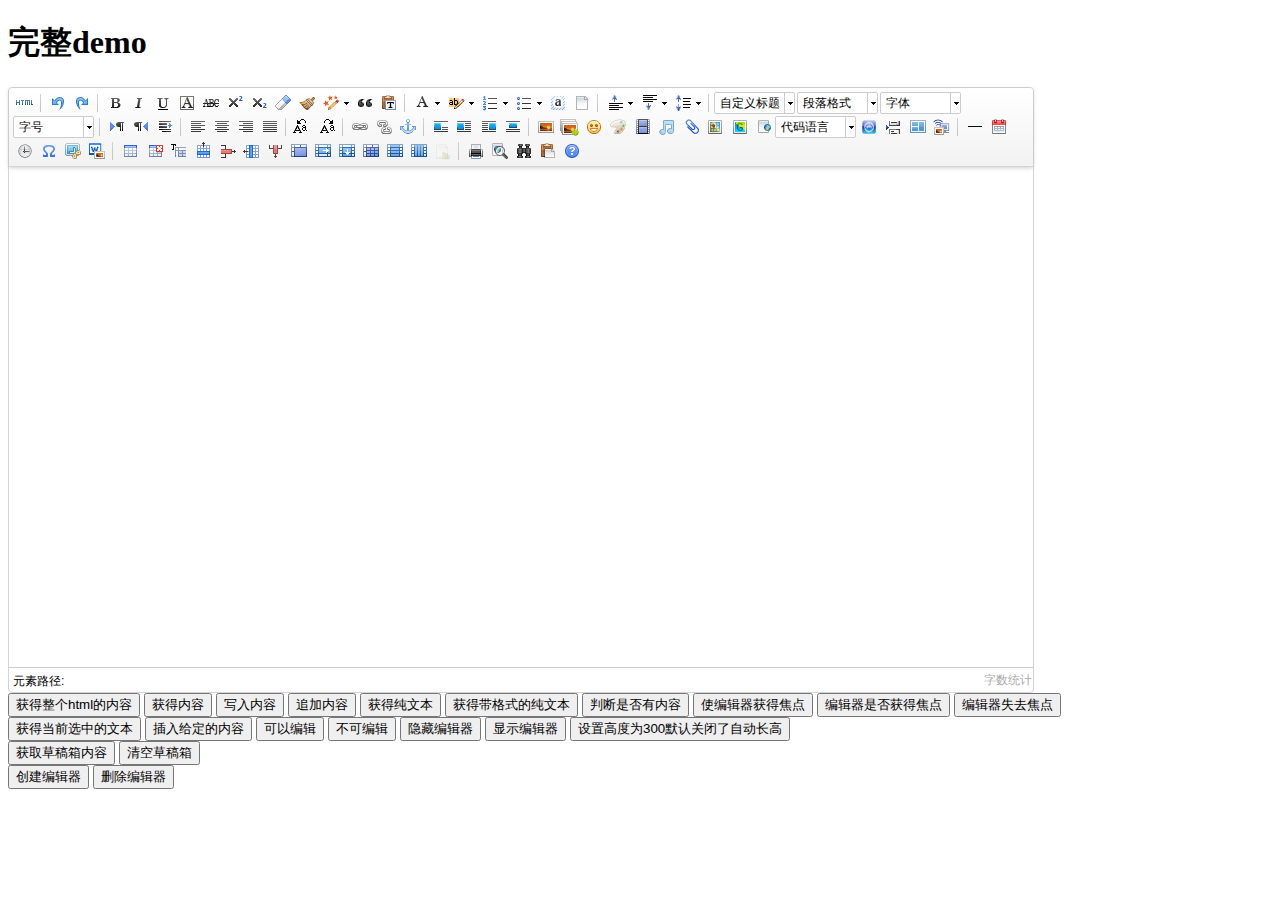
<file: libs/ueditor/index.html>
<!DOCTYPE HTML PUBLIC "-//W3C//DTD HTML 4.01 Transitional//EN"
        "http://www.w3.org/TR/html4/loose.dtd">
<html>
<head>
    <title>完整demo</title>
    <meta http-equiv="Content-Type" content="text/html;charset=utf-8"/>
    <script type="text/javascript" charset="utf-8" src="ueditor.config.js"></script>
    <script type="text/javascript" charset="utf-8" src="ueditor.all.min.js"> </script>
    <!--建议手动加在语言，避免在ie下有时因为加载语言失败导致编辑器加载失败-->
    <!--这里加载的语言文件会覆盖你在配置项目里添加的语言类型，比如你在配置项目里配置的是英文，这里加载的中文，那最后就是中文-->
    <script type="text/javascript" charset="utf-8" src="lang/zh-cn/zh-cn.js"></script>

    <style type="text/css">
        div{
            width:100%;
        }
    </style>
</head>
<body>
<div>
    <h1>完整demo</h1>
    <script id="editor" type="text/plain" style="width:1024px;height:500px;"></script>
</div>
<div id="btns">
    <div>
        <button onclick="getAllHtml()">获得整个html的内容</button>
        <button onclick="getContent()">获得内容</button>
        <button onclick="setContent()">写入内容</button>
        <button onclick="setContent(true)">追加内容</button>
        <button onclick="getContentTxt()">获得纯文本</button>
        <button onclick="getPlainTxt()">获得带格式的纯文本</button>
        <button onclick="hasContent()">判断是否有内容</button>
        <button onclick="setFocus()">使编辑器获得焦点</button>
        <button onmousedown="isFocus(event)">编辑器是否获得焦点</button>
        <button onmousedown="setblur(event)" >编辑器失去焦点</button>

    </div>
    <div>
        <button onclick="getText()">获得当前选中的文本</button>
        <button onclick="insertHtml()">插入给定的内容</button>
        <button id="enable" onclick="setEnabled()">可以编辑</button>
        <button onclick="setDisabled()">不可编辑</button>
        <button onclick=" UE.getEditor('editor').setHide()">隐藏编辑器</button>
        <button onclick=" UE.getEditor('editor').setShow()">显示编辑器</button>
        <button onclick=" UE.getEditor('editor').setHeight(300)">设置高度为300默认关闭了自动长高</button>
    </div>

    <div>
        <button onclick="getLocalData()" >获取草稿箱内容</button>
        <button onclick="clearLocalData()" >清空草稿箱</button>
    </div>

</div>
<div>
    <button onclick="createEditor()">
    创建编辑器</button>
    <button onclick="deleteEditor()">
    删除编辑器</button>
</div>

<script type="text/javascript">

    //实例化编辑器
    //建议使用工厂方法getEditor创建和引用编辑器实例，如果在某个闭包下引用该编辑器，直接调用UE.getEditor('editor')就能拿到相关的实例
    var ue = UE.getEditor('editor');


    function isFocus(e){
        alert(UE.getEditor('editor').isFocus());
        UE.dom.domUtils.preventDefault(e)
    }
    function setblur(e){
        UE.getEditor('editor').blur();
        UE.dom.domUtils.preventDefault(e)
    }
    function insertHtml() {
        var value = prompt('插入html代码', '');
        UE.getEditor('editor').execCommand('insertHtml', value)
    }
    function createEditor() {
        enableBtn();
        UE.getEditor('editor');
    }
    function getAllHtml() {
        alert(UE.getEditor('editor').getAllHtml())
    }
    function getContent() {
        var arr = [];
        arr.push("使用editor.getContent()方法可以获得编辑器的内容");
        arr.push("内容为：");
        arr.push(UE.getEditor('editor').getContent());
        alert(arr.join("\n"));
    }
    function getPlainTxt() {
        var arr = [];
        arr.push("使用editor.getPlainTxt()方法可以获得编辑器的带格式的纯文本内容");
        arr.push("内容为：");
        arr.push(UE.getEditor('editor').getPlainTxt());
        alert(arr.join('\n'))
    }
    function setContent(isAppendTo) {
        var arr = [];
        arr.push("使用editor.setContent('欢迎使用ueditor')方法可以设置编辑器的内容");
        UE.getEditor('editor').setContent('欢迎使用ueditor', isAppendTo);
        alert(arr.join("\n"));
    }
    function setDisabled() {
        UE.getEditor('editor').setDisabled('fullscreen');
        disableBtn("enable");
    }

    function setEnabled() {
        UE.getEditor('editor').setEnabled();
        enableBtn();
    }

    function getText() {
        //当你点击按钮时编辑区域已经失去了焦点，如果直接用getText将不会得到内容，所以要在选回来，然后取得内容
        var range = UE.getEditor('editor').selection.getRange();
        range.select();
        var txt = UE.getEditor('editor').selection.getText();
        alert(txt)
    }

    function getContentTxt() {
        var arr = [];
        arr.push("使用editor.getContentTxt()方法可以获得编辑器的纯文本内容");
        arr.push("编辑器的纯文本内容为：");
        arr.push(UE.getEditor('editor').getContentTxt());
        alert(arr.join("\n"));
    }
    function hasContent() {
        var arr = [];
        arr.push("使用editor.hasContents()方法判断编辑器里是否有内容");
        arr.push("判断结果为：");
        arr.push(UE.getEditor('editor').hasContents());
        alert(arr.join("\n"));
    }
    function setFocus() {
        UE.getEditor('editor').focus();
    }
    function deleteEditor() {
        disableBtn();
        UE.getEditor('editor').destroy();
    }
    function disableBtn(str) {
        var div = document.getElementById('btns');
        var btns = UE.dom.domUtils.getElementsByTagName(div, "button");
        for (var i = 0, btn; btn = btns[i++];) {
            if (btn.id == str) {
                UE.dom.domUtils.removeAttributes(btn, ["disabled"]);
            } else {
                btn.setAttribute("disabled", "true");
            }
        }
    }
    function enableBtn() {
        var div = document.getElementById('btns');
        var btns = UE.dom.domUtils.getElementsByTagName(div, "button");
        for (var i = 0, btn; btn = btns[i++];) {
            UE.dom.domUtils.removeAttributes(btn, ["disabled"]);
        }
    }

    function getLocalData () {
        alert(UE.getEditor('editor').execCommand( "getlocaldata" ));
    }

    function clearLocalData () {
        UE.getEditor('editor').execCommand( "clearlocaldata" );
        alert("已清空草稿箱")
    }
</script>
</body>
</html>
</file>
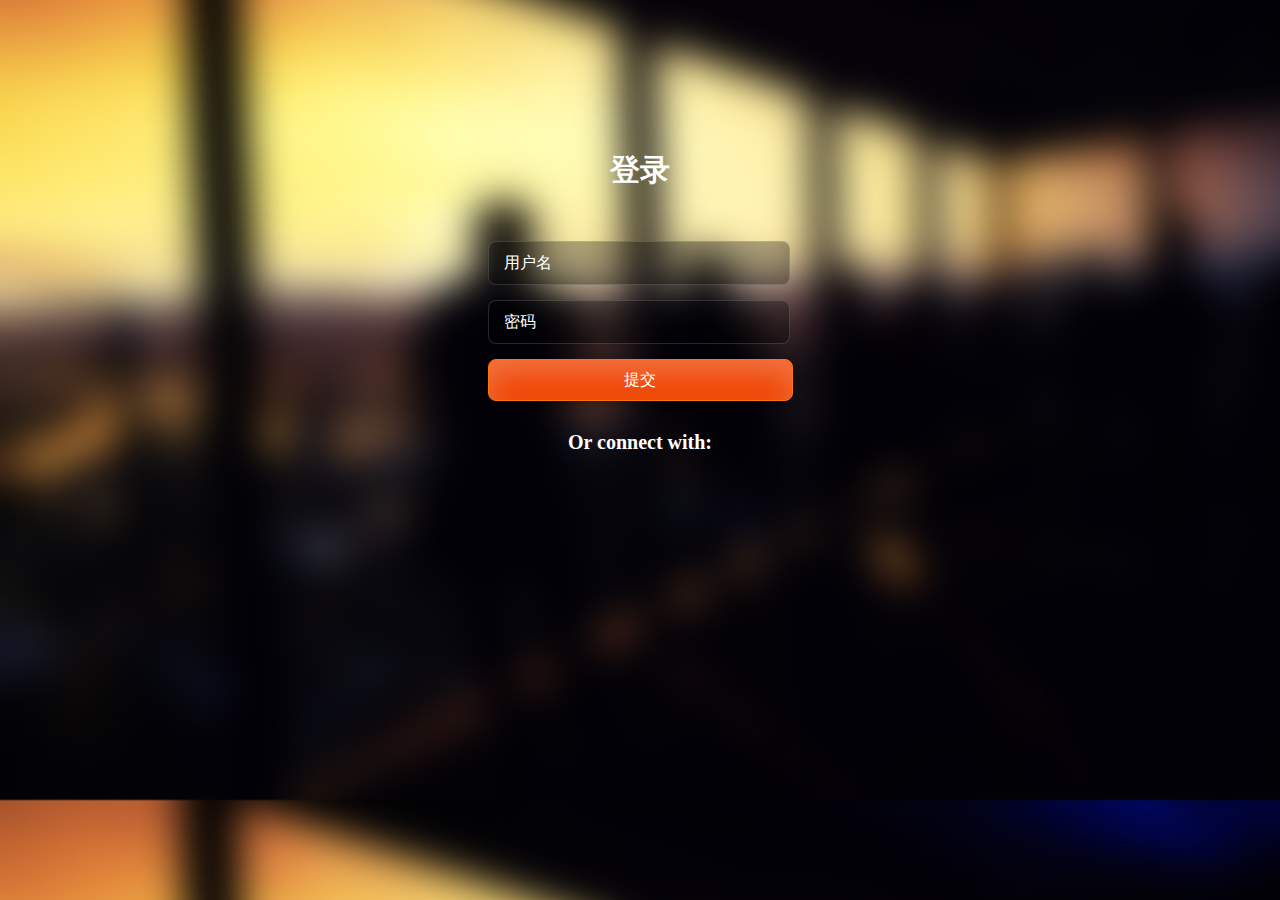
<file: login.html>
<!DOCTYPE html>
<html>
<head lang="en">
    <meta charset="UTF-8">
    <title></title>
    <link rel="stylesheet" href="css/base.css"/>
    <link rel="stylesheet" href="css/login.css"/>
</head>
<body>
    <div class="content">
        <div class="login">登录</div>
        <form>
            <input type="text" class="uName" placeholder="用户名"/>
            <input type="text" class="psd" placeholder="密码"/>
            <input type="button" class="btn" value="提交"/>
        </form>
        <div class="connect">Or connect with:</div>
        <div class="loginFail"></div>
    </div>
    <ul>
        <li class="first"></li>
        <li class="second"></li>
        <li class="third"></li>
    </ul>
</body>
<script src="libs/jquery/jquery.js"></script>
<script src="js/common.js"></script>
<script src="js/login.js"></script>
</html>
</file>
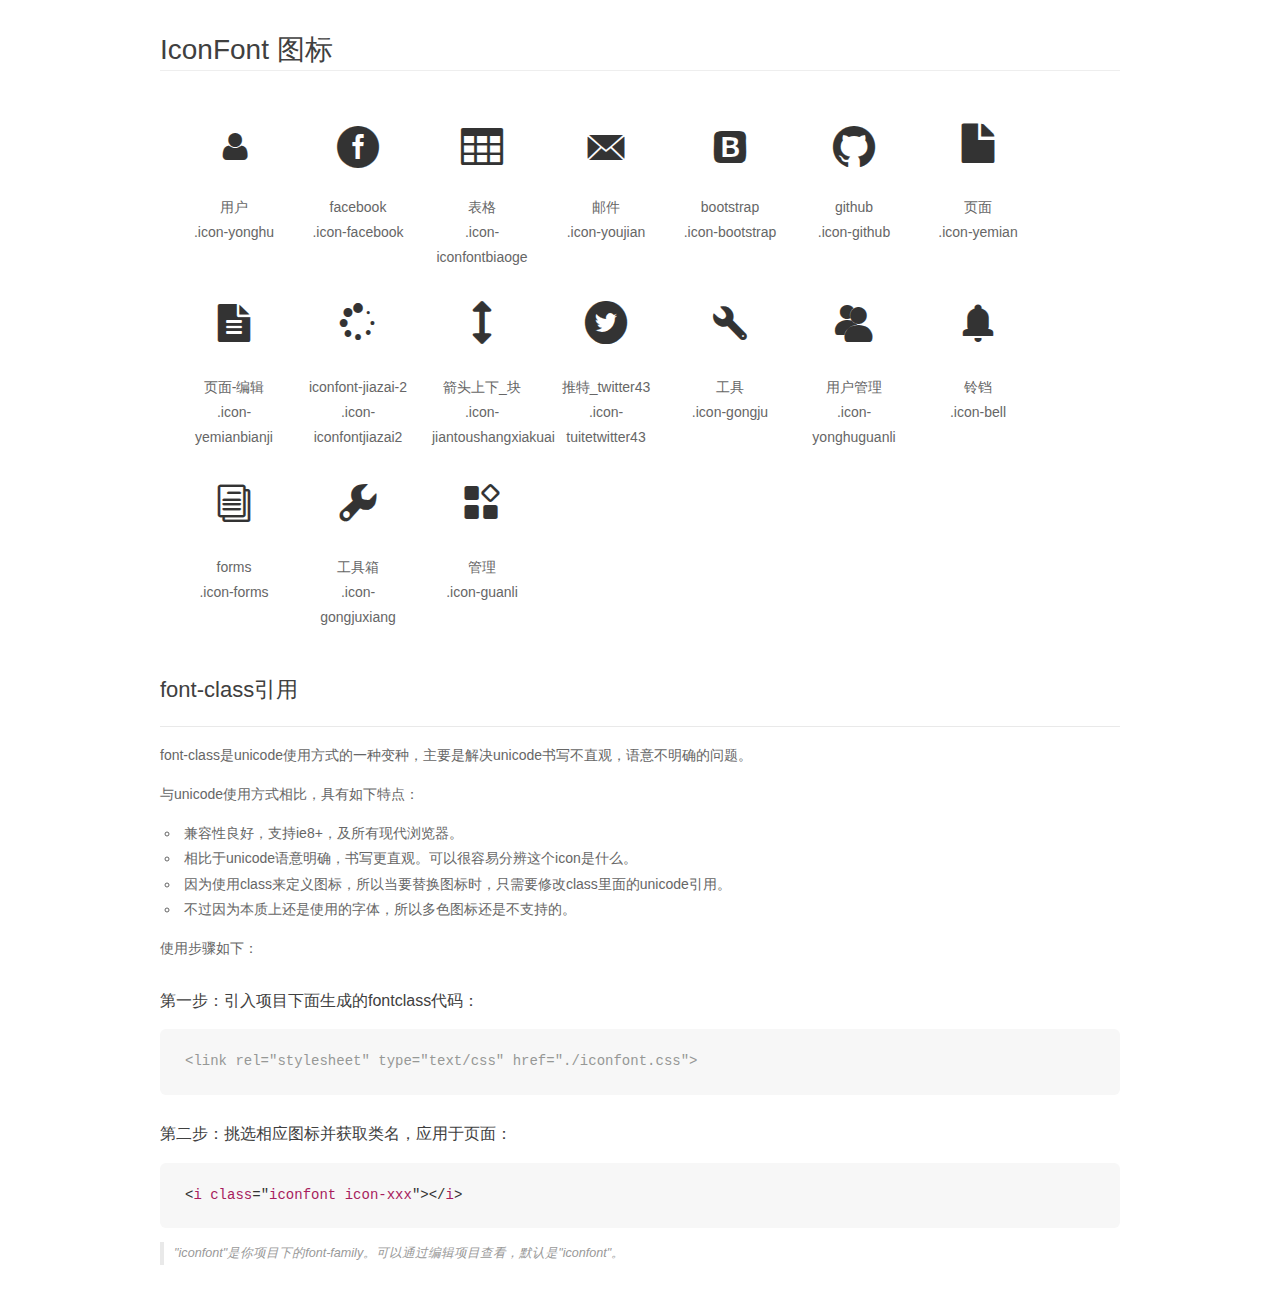
<file: fonts/demo_fontclass.html>
<!DOCTYPE html>
<html>
<head>
    <meta charset="utf-8"/>
    <title>IconFont</title>
    <link rel="stylesheet" href="demo.css">
    <link rel="stylesheet" href="iconfont.css">
</head>
<body>
    <div class="main markdown">
        <h1>IconFont 图标</h1>
        <ul class="icon_lists clear">
            
                <li>
                <i class="icon iconfont icon-yonghu"></i>
                    <div class="name">用户</div>
                    <div class="fontclass">.icon-yonghu</div>
                </li>
            
                <li>
                <i class="icon iconfont icon-facebook"></i>
                    <div class="name">facebook</div>
                    <div class="fontclass">.icon-facebook</div>
                </li>
            
                <li>
                <i class="icon iconfont icon-iconfontbiaoge"></i>
                    <div class="name">表格</div>
                    <div class="fontclass">.icon-iconfontbiaoge</div>
                </li>
            
                <li>
                <i class="icon iconfont icon-youjian"></i>
                    <div class="name">邮件</div>
                    <div class="fontclass">.icon-youjian</div>
                </li>
            
                <li>
                <i class="icon iconfont icon-bootstrap"></i>
                    <div class="name">bootstrap</div>
                    <div class="fontclass">.icon-bootstrap</div>
                </li>
            
                <li>
                <i class="icon iconfont icon-github"></i>
                    <div class="name">github</div>
                    <div class="fontclass">.icon-github</div>
                </li>
            
                <li>
                <i class="icon iconfont icon-yemian"></i>
                    <div class="name">页面</div>
                    <div class="fontclass">.icon-yemian</div>
                </li>
            
                <li>
                <i class="icon iconfont icon-yemianbianji"></i>
                    <div class="name">页面-编辑</div>
                    <div class="fontclass">.icon-yemianbianji</div>
                </li>
            
                <li>
                <i class="icon iconfont icon-iconfontjiazai2"></i>
                    <div class="name">iconfont-jiazai-2</div>
                    <div class="fontclass">.icon-iconfontjiazai2</div>
                </li>
            
                <li>
                <i class="icon iconfont icon-jiantoushangxiakuai"></i>
                    <div class="name">箭头上下_块</div>
                    <div class="fontclass">.icon-jiantoushangxiakuai</div>
                </li>
            
                <li>
                <i class="icon iconfont icon-tuitetwitter43"></i>
                    <div class="name">推特_twitter43</div>
                    <div class="fontclass">.icon-tuitetwitter43</div>
                </li>
            
                <li>
                <i class="icon iconfont icon-gongju"></i>
                    <div class="name">工具</div>
                    <div class="fontclass">.icon-gongju</div>
                </li>
            
                <li>
                <i class="icon iconfont icon-yonghuguanli"></i>
                    <div class="name">用户管理</div>
                    <div class="fontclass">.icon-yonghuguanli</div>
                </li>
            
                <li>
                <i class="icon iconfont icon-bell"></i>
                    <div class="name">铃铛</div>
                    <div class="fontclass">.icon-bell</div>
                </li>
            
                <li>
                <i class="icon iconfont icon-forms"></i>
                    <div class="name">forms</div>
                    <div class="fontclass">.icon-forms</div>
                </li>
            
                <li>
                <i class="icon iconfont icon-gongjuxiang"></i>
                    <div class="name">工具箱</div>
                    <div class="fontclass">.icon-gongjuxiang</div>
                </li>
            
                <li>
                <i class="icon iconfont icon-guanli"></i>
                    <div class="name">管理</div>
                    <div class="fontclass">.icon-guanli</div>
                </li>
            
        </ul>

        <h2 id="font-class-">font-class引用</h2>
        <hr>

        <p>font-class是unicode使用方式的一种变种，主要是解决unicode书写不直观，语意不明确的问题。</p>
        <p>与unicode使用方式相比，具有如下特点：</p>
        <ul>
        <li>兼容性良好，支持ie8+，及所有现代浏览器。</li>
        <li>相比于unicode语意明确，书写更直观。可以很容易分辨这个icon是什么。</li>
        <li>因为使用class来定义图标，所以当要替换图标时，只需要修改class里面的unicode引用。</li>
        <li>不过因为本质上还是使用的字体，所以多色图标还是不支持的。</li>
        </ul>
        <p>使用步骤如下：</p>
        <h3 id="-fontclass-">第一步：引入项目下面生成的fontclass代码：</h3>


        <pre><code class="lang-js hljs javascript"><span class="hljs-comment">&lt;link rel="stylesheet" type="text/css" href="./iconfont.css"&gt;</span></code></pre>
        <h3 id="-">第二步：挑选相应图标并获取类名，应用于页面：</h3>
        <pre><code class="lang-css hljs">&lt;<span class="hljs-selector-tag">i</span> <span class="hljs-selector-tag">class</span>="<span class="hljs-selector-tag">iconfont</span> <span class="hljs-selector-tag">icon-xxx</span>"&gt;&lt;/<span class="hljs-selector-tag">i</span>&gt;</code></pre>
        <blockquote>
        <p>"iconfont"是你项目下的font-family。可以通过编辑项目查看，默认是"iconfont"。</p>
        </blockquote>
    </div>
</body>
</html>
</file>
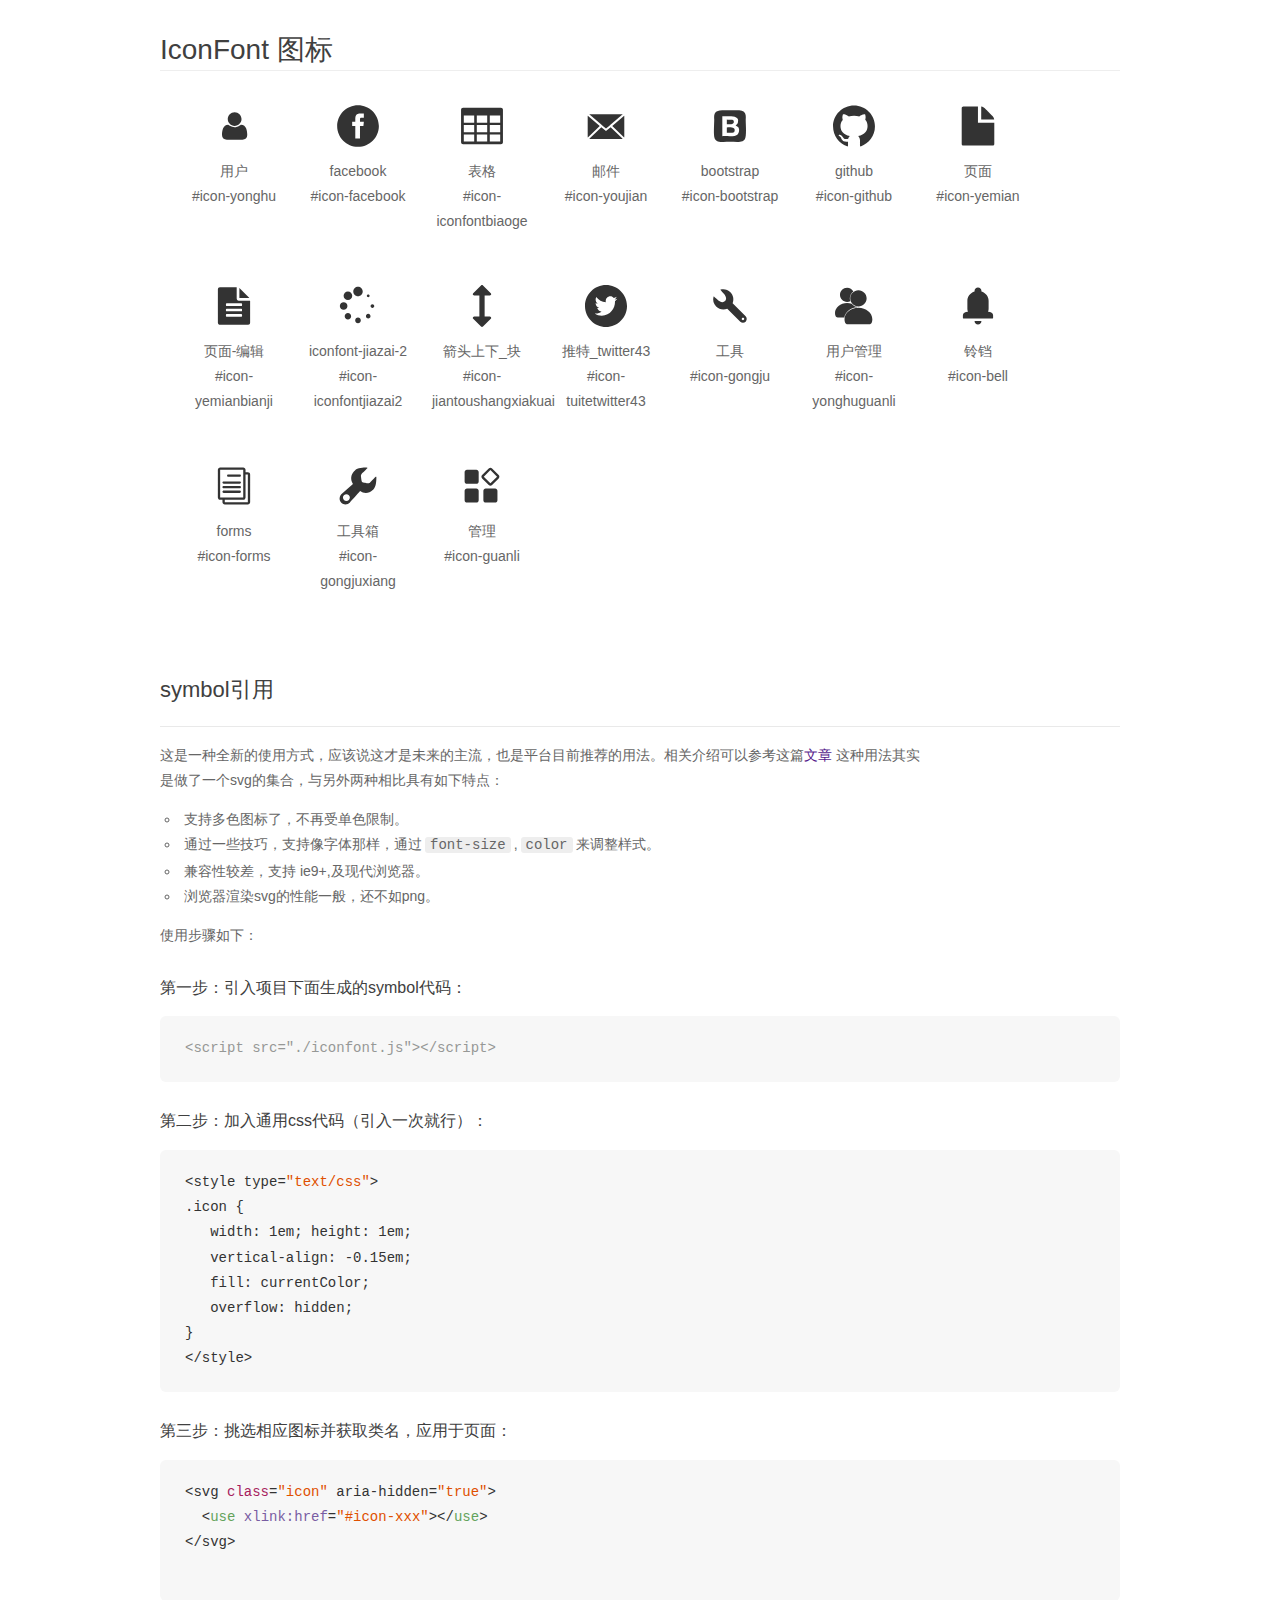
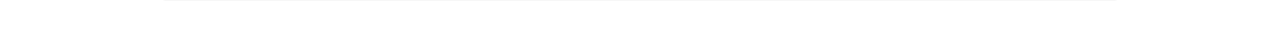
<file: fonts/demo_symbol.html>
<!DOCTYPE html>
<html>
<head>
    <meta charset="utf-8"/>
    <title>IconFont</title>
    <link rel="stylesheet" href="demo.css">
    <script src="iconfont.js"></script>

    <style type="text/css">
        .icon {
          /* 通过设置 font-size 来改变图标大小 */
          width: 1em; height: 1em;
          /* 图标和文字相邻时，垂直对齐 */
          vertical-align: -0.15em;
          /* 通过设置 color 来改变 SVG 的颜色/fill */
          fill: currentColor;
          /* path 和 stroke 溢出 viewBox 部分在 IE 下会显示
             normalize.css 中也包含这行 */
          overflow: hidden;
        }

    </style>
</head>
<body>
    <div class="main markdown">
        <h1>IconFont 图标</h1>
        <ul class="icon_lists clear">
            
                <li>
                    <svg class="icon" aria-hidden="true">
                        <use xlink:href="#icon-yonghu"></use>
                    </svg>
                    <div class="name">用户</div>
                    <div class="fontclass">#icon-yonghu</div>
                </li>
            
                <li>
                    <svg class="icon" aria-hidden="true">
                        <use xlink:href="#icon-facebook"></use>
                    </svg>
                    <div class="name">facebook</div>
                    <div class="fontclass">#icon-facebook</div>
                </li>
            
                <li>
                    <svg class="icon" aria-hidden="true">
                        <use xlink:href="#icon-iconfontbiaoge"></use>
                    </svg>
                    <div class="name">表格</div>
                    <div class="fontclass">#icon-iconfontbiaoge</div>
                </li>
            
                <li>
                    <svg class="icon" aria-hidden="true">
                        <use xlink:href="#icon-youjian"></use>
                    </svg>
                    <div class="name">邮件</div>
                    <div class="fontclass">#icon-youjian</div>
                </li>
            
                <li>
                    <svg class="icon" aria-hidden="true">
                        <use xlink:href="#icon-bootstrap"></use>
                    </svg>
                    <div class="name">bootstrap</div>
                    <div class="fontclass">#icon-bootstrap</div>
                </li>
            
                <li>
                    <svg class="icon" aria-hidden="true">
                        <use xlink:href="#icon-github"></use>
                    </svg>
                    <div class="name">github</div>
                    <div class="fontclass">#icon-github</div>
                </li>
            
                <li>
                    <svg class="icon" aria-hidden="true">
                        <use xlink:href="#icon-yemian"></use>
                    </svg>
                    <div class="name">页面</div>
                    <div class="fontclass">#icon-yemian</div>
                </li>
            
                <li>
                    <svg class="icon" aria-hidden="true">
                        <use xlink:href="#icon-yemianbianji"></use>
                    </svg>
                    <div class="name">页面-编辑</div>
                    <div class="fontclass">#icon-yemianbianji</div>
                </li>
            
                <li>
                    <svg class="icon" aria-hidden="true">
                        <use xlink:href="#icon-iconfontjiazai2"></use>
                    </svg>
                    <div class="name">iconfont-jiazai-2</div>
                    <div class="fontclass">#icon-iconfontjiazai2</div>
                </li>
            
                <li>
                    <svg class="icon" aria-hidden="true">
                        <use xlink:href="#icon-jiantoushangxiakuai"></use>
                    </svg>
                    <div class="name">箭头上下_块</div>
                    <div class="fontclass">#icon-jiantoushangxiakuai</div>
                </li>
            
                <li>
                    <svg class="icon" aria-hidden="true">
                        <use xlink:href="#icon-tuitetwitter43"></use>
                    </svg>
                    <div class="name">推特_twitter43</div>
                    <div class="fontclass">#icon-tuitetwitter43</div>
                </li>
            
                <li>
                    <svg class="icon" aria-hidden="true">
                        <use xlink:href="#icon-gongju"></use>
                    </svg>
                    <div class="name">工具</div>
                    <div class="fontclass">#icon-gongju</div>
                </li>
            
                <li>
                    <svg class="icon" aria-hidden="true">
                        <use xlink:href="#icon-yonghuguanli"></use>
                    </svg>
                    <div class="name">用户管理</div>
                    <div class="fontclass">#icon-yonghuguanli</div>
                </li>
            
                <li>
                    <svg class="icon" aria-hidden="true">
                        <use xlink:href="#icon-bell"></use>
                    </svg>
                    <div class="name">铃铛</div>
                    <div class="fontclass">#icon-bell</div>
                </li>
            
                <li>
                    <svg class="icon" aria-hidden="true">
                        <use xlink:href="#icon-forms"></use>
                    </svg>
                    <div class="name">forms</div>
                    <div class="fontclass">#icon-forms</div>
                </li>
            
                <li>
                    <svg class="icon" aria-hidden="true">
                        <use xlink:href="#icon-gongjuxiang"></use>
                    </svg>
                    <div class="name">工具箱</div>
                    <div class="fontclass">#icon-gongjuxiang</div>
                </li>
            
                <li>
                    <svg class="icon" aria-hidden="true">
                        <use xlink:href="#icon-guanli"></use>
                    </svg>
                    <div class="name">管理</div>
                    <div class="fontclass">#icon-guanli</div>
                </li>
            
        </ul>


        <h2 id="symbol-">symbol引用</h2>
        <hr>

        <p>这是一种全新的使用方式，应该说这才是未来的主流，也是平台目前推荐的用法。相关介绍可以参考这篇<a href="">文章</a>
        这种用法其实是做了一个svg的集合，与另外两种相比具有如下特点：</p>
        <ul>
          <li>支持多色图标了，不再受单色限制。</li>
          <li>通过一些技巧，支持像字体那样，通过<code>font-size</code>,<code>color</code>来调整样式。</li>
          <li>兼容性较差，支持 ie9+,及现代浏览器。</li>
          <li>浏览器渲染svg的性能一般，还不如png。</li>
        </ul>
        <p>使用步骤如下：</p>
        <h3 id="-symbol-">第一步：引入项目下面生成的symbol代码：</h3>
        <pre><code class="lang-js hljs javascript"><span class="hljs-comment">&lt;script src="./iconfont.js"&gt;&lt;/script&gt;</span></code></pre>
        <h3 id="-css-">第二步：加入通用css代码（引入一次就行）：</h3>
        <pre><code class="lang-js hljs javascript">&lt;style type=<span class="hljs-string">"text/css"</span>&gt;
.icon {
   width: <span class="hljs-number">1</span>em; height: <span class="hljs-number">1</span>em;
   vertical-align: <span class="hljs-number">-0.15</span>em;
   fill: currentColor;
   overflow: hidden;
}
&lt;<span class="hljs-regexp">/style&gt;</span></code></pre>
        <h3 id="-">第三步：挑选相应图标并获取类名，应用于页面：</h3>
        <pre><code class="lang-js hljs javascript">&lt;svg <span class="hljs-class"><span class="hljs-keyword">class</span></span>=<span class="hljs-string">"icon"</span> aria-hidden=<span class="hljs-string">"true"</span>&gt;<span class="xml"><span class="hljs-tag">
  &lt;<span class="hljs-name">use</span> <span class="hljs-attr">xlink:href</span>=<span class="hljs-string">"#icon-xxx"</span>&gt;</span><span class="hljs-tag">&lt;/<span class="hljs-name">use</span>&gt;</span>
</span>&lt;<span class="hljs-regexp">/svg&gt;
        </span></code></pre>
    </div>
</body>
</html>
</file>
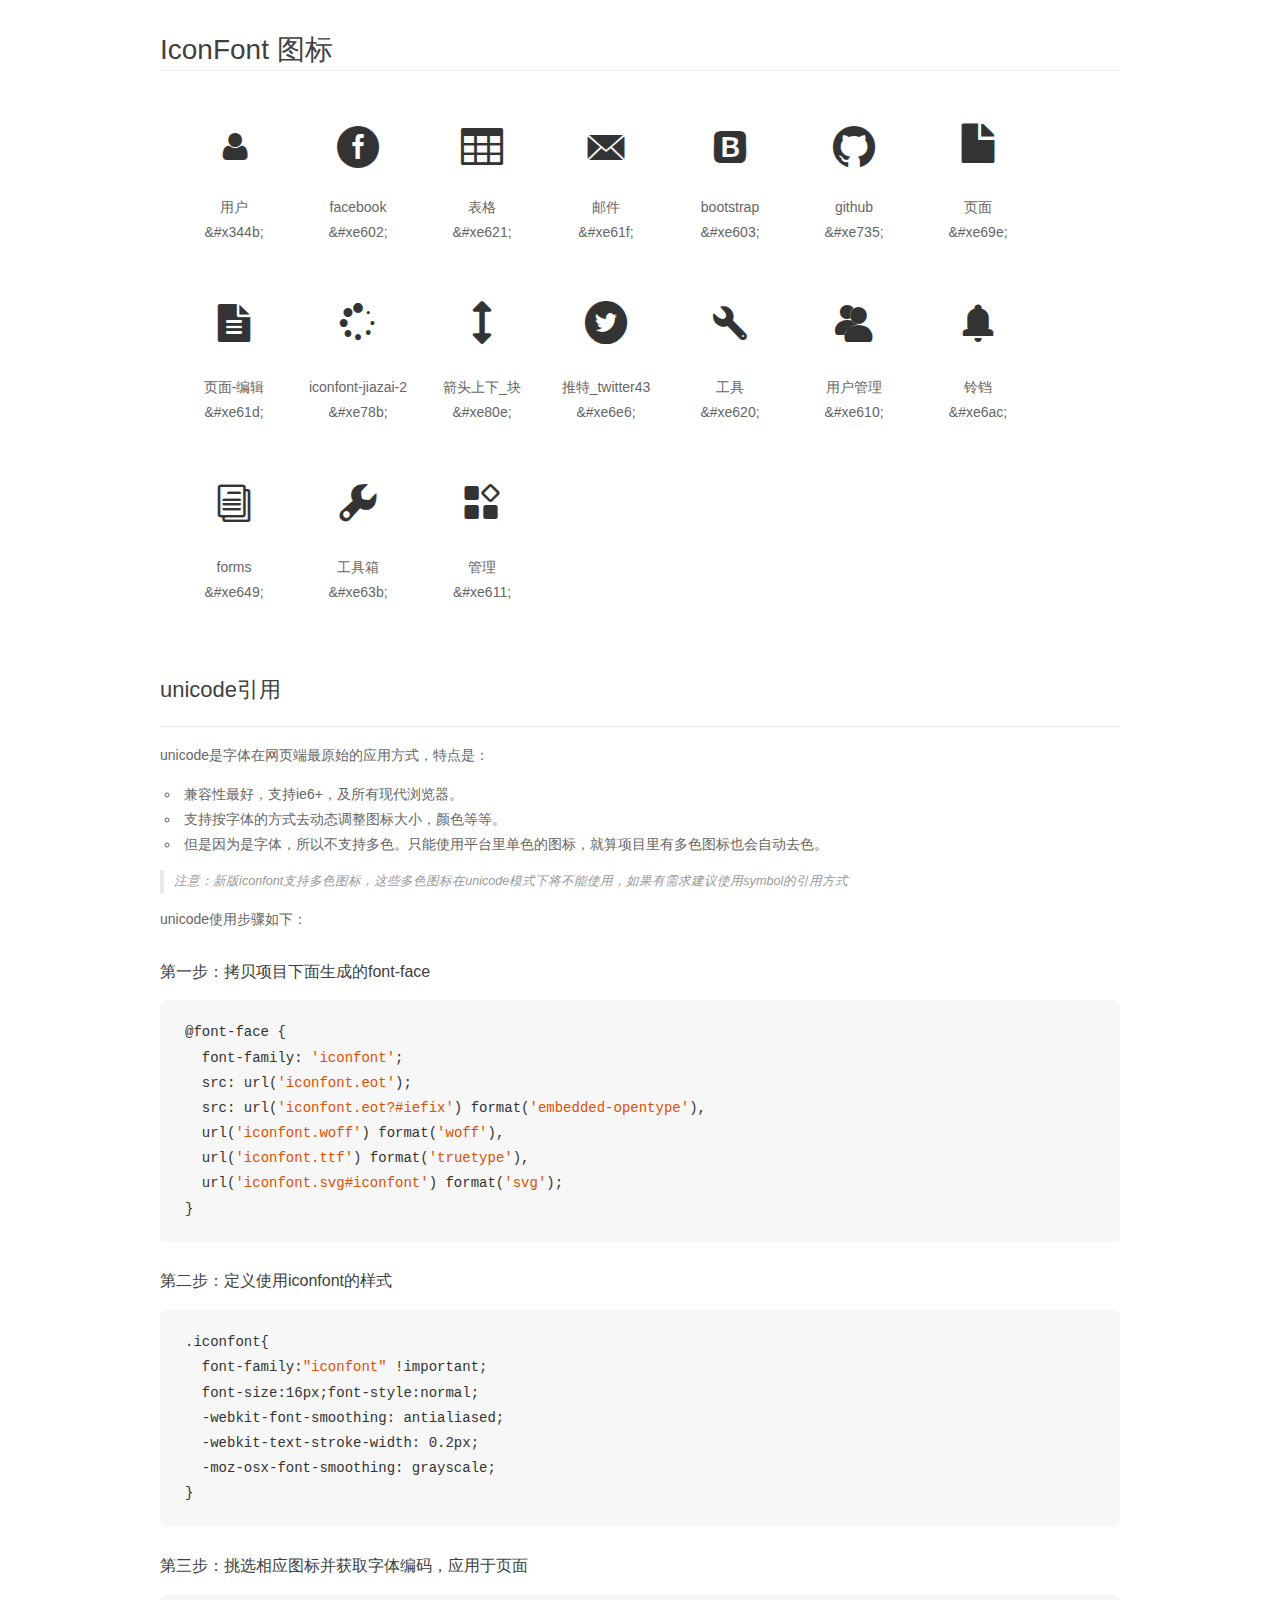
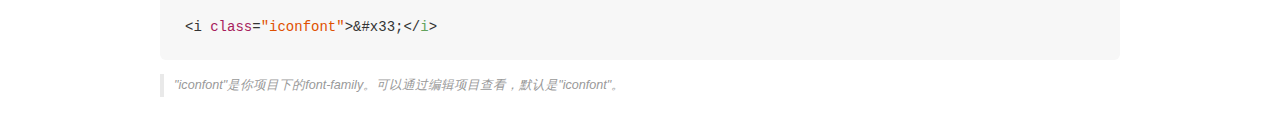
<file: fonts/demo_unicode.html>
<!DOCTYPE html>
<html>
<head>
    <meta charset="utf-8"/>
    <title>IconFont</title>
    <link rel="stylesheet" href="demo.css">

    <style type="text/css">

        @font-face {font-family: "iconfont";
          src: url('iconfont.eot'); /* IE9*/
          src: url('iconfont.eot#iefix') format('embedded-opentype'), /* IE6-IE8 */
          url('iconfont.woff') format('woff'), /* chrome, firefox */
          url('iconfont.ttf') format('truetype'), /* chrome, firefox, opera, Safari, Android, iOS 4.2+*/
          url('iconfont.svg#iconfont') format('svg'); /* iOS 4.1- */
        }

        .iconfont {
          font-family:"iconfont" !important;
          font-size:16px;
          font-style:normal;
          -webkit-font-smoothing: antialiased;
          -webkit-text-stroke-width: 0.2px;
          -moz-osx-font-smoothing: grayscale;
        }

    </style>
</head>
<body>
    <div class="main markdown">
        <h1>IconFont 图标</h1>
        <ul class="icon_lists clear">
            
                <li>
                <i class="icon iconfont">&#x344b;</i>
                    <div class="name">用户</div>
                    <div class="code">&amp;#x344b;</div>
                </li>
            
                <li>
                <i class="icon iconfont">&#xe602;</i>
                    <div class="name">facebook</div>
                    <div class="code">&amp;#xe602;</div>
                </li>
            
                <li>
                <i class="icon iconfont">&#xe621;</i>
                    <div class="name">表格</div>
                    <div class="code">&amp;#xe621;</div>
                </li>
            
                <li>
                <i class="icon iconfont">&#xe61f;</i>
                    <div class="name">邮件</div>
                    <div class="code">&amp;#xe61f;</div>
                </li>
            
                <li>
                <i class="icon iconfont">&#xe603;</i>
                    <div class="name">bootstrap</div>
                    <div class="code">&amp;#xe603;</div>
                </li>
            
                <li>
                <i class="icon iconfont">&#xe735;</i>
                    <div class="name">github</div>
                    <div class="code">&amp;#xe735;</div>
                </li>
            
                <li>
                <i class="icon iconfont">&#xe69e;</i>
                    <div class="name">页面</div>
                    <div class="code">&amp;#xe69e;</div>
                </li>
            
                <li>
                <i class="icon iconfont">&#xe61d;</i>
                    <div class="name">页面-编辑</div>
                    <div class="code">&amp;#xe61d;</div>
                </li>
            
                <li>
                <i class="icon iconfont">&#xe78b;</i>
                    <div class="name">iconfont-jiazai-2</div>
                    <div class="code">&amp;#xe78b;</div>
                </li>
            
                <li>
                <i class="icon iconfont">&#xe80e;</i>
                    <div class="name">箭头上下_块</div>
                    <div class="code">&amp;#xe80e;</div>
                </li>
            
                <li>
                <i class="icon iconfont">&#xe6e6;</i>
                    <div class="name">推特_twitter43</div>
                    <div class="code">&amp;#xe6e6;</div>
                </li>
            
                <li>
                <i class="icon iconfont">&#xe620;</i>
                    <div class="name">工具</div>
                    <div class="code">&amp;#xe620;</div>
                </li>
            
                <li>
                <i class="icon iconfont">&#xe610;</i>
                    <div class="name">用户管理</div>
                    <div class="code">&amp;#xe610;</div>
                </li>
            
                <li>
                <i class="icon iconfont">&#xe6ac;</i>
                    <div class="name">铃铛</div>
                    <div class="code">&amp;#xe6ac;</div>
                </li>
            
                <li>
                <i class="icon iconfont">&#xe649;</i>
                    <div class="name">forms</div>
                    <div class="code">&amp;#xe649;</div>
                </li>
            
                <li>
                <i class="icon iconfont">&#xe63b;</i>
                    <div class="name">工具箱</div>
                    <div class="code">&amp;#xe63b;</div>
                </li>
            
                <li>
                <i class="icon iconfont">&#xe611;</i>
                    <div class="name">管理</div>
                    <div class="code">&amp;#xe611;</div>
                </li>
            
        </ul>
        <h2 id="unicode-">unicode引用</h2>
        <hr>

        <p>unicode是字体在网页端最原始的应用方式，特点是：</p>
        <ul>
        <li>兼容性最好，支持ie6+，及所有现代浏览器。</li>
        <li>支持按字体的方式去动态调整图标大小，颜色等等。</li>
        <li>但是因为是字体，所以不支持多色。只能使用平台里单色的图标，就算项目里有多色图标也会自动去色。</li>
        </ul>
        <blockquote>
        <p>注意：新版iconfont支持多色图标，这些多色图标在unicode模式下将不能使用，如果有需求建议使用symbol的引用方式</p>
        </blockquote>
        <p>unicode使用步骤如下：</p>
        <h3 id="-font-face">第一步：拷贝项目下面生成的font-face</h3>
        <pre><code class="lang-js hljs javascript">@font-face {
  font-family: <span class="hljs-string">'iconfont'</span>;
  src: url(<span class="hljs-string">'iconfont.eot'</span>);
  src: url(<span class="hljs-string">'iconfont.eot?#iefix'</span>) format(<span class="hljs-string">'embedded-opentype'</span>),
  url(<span class="hljs-string">'iconfont.woff'</span>) format(<span class="hljs-string">'woff'</span>),
  url(<span class="hljs-string">'iconfont.ttf'</span>) format(<span class="hljs-string">'truetype'</span>),
  url(<span class="hljs-string">'iconfont.svg#iconfont'</span>) format(<span class="hljs-string">'svg'</span>);
}
</code></pre>
        <h3 id="-iconfont-">第二步：定义使用iconfont的样式</h3>
        <pre><code class="lang-js hljs javascript">.iconfont{
  font-family:<span class="hljs-string">"iconfont"</span> !important;
  font-size:<span class="hljs-number">16</span>px;font-style:normal;
  -webkit-font-smoothing: antialiased;
  -webkit-text-stroke-width: <span class="hljs-number">0.2</span>px;
  -moz-osx-font-smoothing: grayscale;
}
</code></pre>
        <h3 id="-">第三步：挑选相应图标并获取字体编码，应用于页面</h3>
        <pre><code class="lang-js hljs javascript">&lt;i <span class="hljs-class"><span class="hljs-keyword">class</span></span>=<span class="hljs-string">"iconfont"</span>&gt;&amp;#x33;<span class="xml"><span class="hljs-tag">&lt;/<span class="hljs-name">i</span>&gt;</span></span></code></pre>

        <blockquote>
        <p>"iconfont"是你项目下的font-family。可以通过编辑项目查看，默认是"iconfont"。</p>
        </blockquote>
    </div>


</body>
</html>
</file>
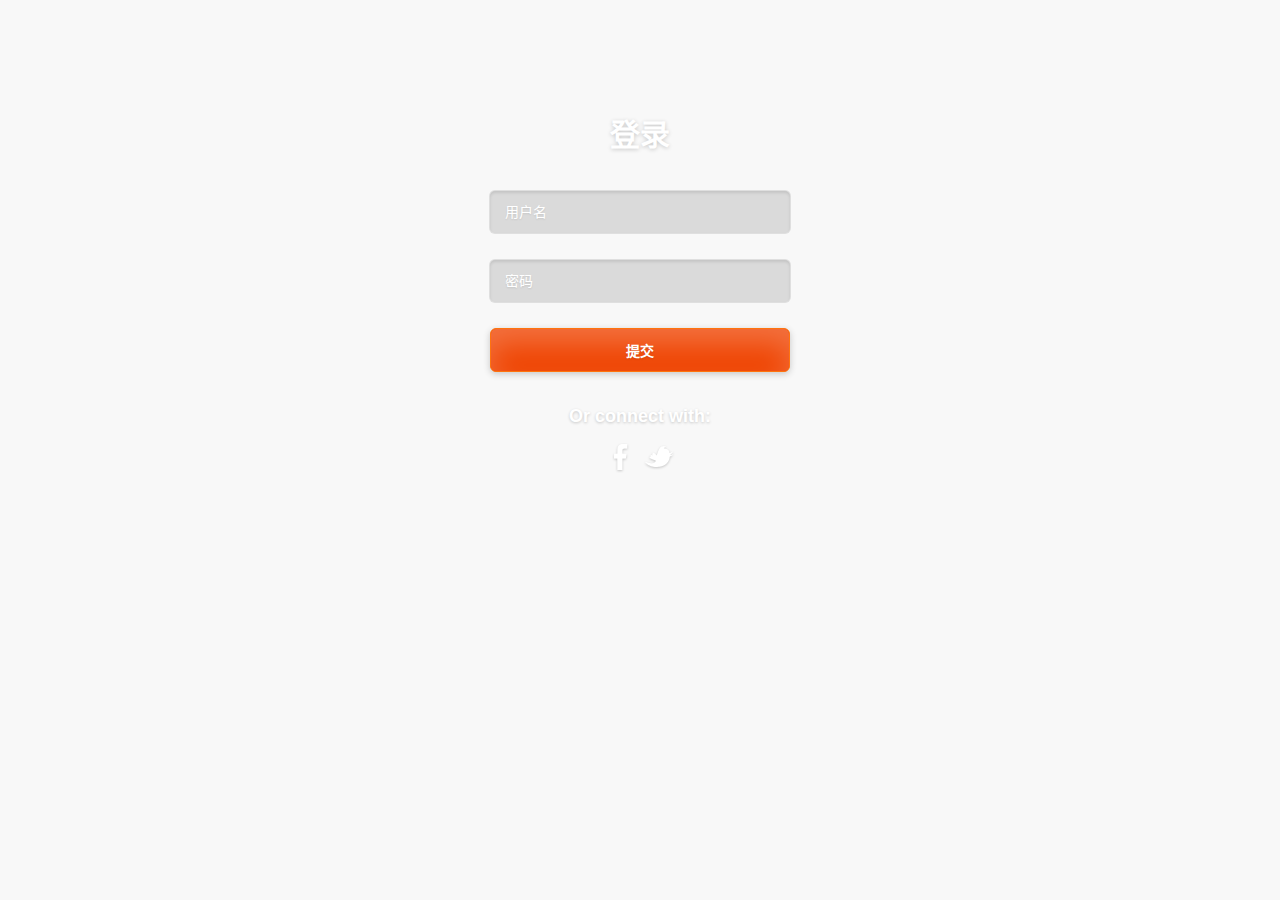
<file: myblog/Login.html>
<!DOCTYPE html>
<html lang="zh-CN">
<head>
    <meta charset="utf-8">
    <meta http-equiv="X-UA-Compatible" content="IE=edge">
    <meta name="viewport" content="width=device-width, initial-scale=1">
    <title>登录</title>
    <!-- CSS -->
    <link rel="stylesheet" href="./css/resetsign.css"/>
    <link rel="stylesheet" href="./css/login.css"/>

    <!-- HTML5 shim, for IE6-8 support of HTML5 elements -->
    <!--[if lt IE 9]>
    <script src="./libs/html5shiv/html5shiv.min.js"></script>
    <script src="./libs/respond/respond.js"></script>
    <![endif]-->
</head>
<body>
<div class="page-container">
    <h1>登录</h1>

    <form id="form" action="http://127.0.0.1:8888/account/loginn" method="post">
        <input id="username" type="text" name="username" placeholder="用户名">
        <input id="password" type="password" name="password" placeholder="密码">
        <button id="btnSend" type="submit">提交</button>
        <div class="error"><span>+</span></div>
    </form>
    <div class="connect">
        <p>Or connect with:</p>

        <p>
            <a class="facebook" href=""></a>
            <a class="twitter" href=""></a>
        </p>
    </div>
</div>
<!-- Javascript -->
<script src="./libs/jquery/jquery.min.js"></script>
<!--登入-->
<script>
    $("#btnSend").click(function () {
        var data = $("#form").serialize();
        $.ajax({
            type: "post",
            url: "http://127.0.0.1:8888/account/login",
            data: data,
            dataType: "json",
            success: function (data) {
                if (data.code === 1) {
                    //登录成功
                    alert(data.msg);
                    location.href = "http://localhost:63342/www/admin/index.html";

                } else if (data.code === 0) {
                    //登录失败layer.msg("登录失败");
                    alert(data.msg);
                }
            }
        });
        return false;
    })
</script>
</body>
</html>
</file>
<file: css/base.css>
body {
    font-family: 'Times New Roman', serif;
    font-size: 20px;
    color: #333333;
}

p {
    line-height: 1.5;
    margin: 30px 0;
}

p a {
    text-decoration: underline;
}

h1,h2,h3,h4,h5,h6 {
    font-family: 'Open Sans', 'Helvetica Neue', Helvetica, Arial, sans-serif;
    font-weight: 800;
}
input {
    outline-style: none;
}
a {
    color: #333333;
    text-decoration: none;
}

a:hover,a:focus {
    color: #0085A1;
    text-decoration: none;
}

a img:hover, a img:focus {
    cursor: zoom-in;
}
li {
    list-style: none;
}
.fl {
    float: left;
}
.fr {
    float: right;
}


/* ���� */
@font-face {font-family: "iconfont";
    src: url('../fonts/iconfont.eot?t=1480477549051'); /* IE9*/
    src: url('../fonts/iconfont.eot?t=1480477549051#iefix') format('embedded-opentype'), /* IE6-IE8 */
    url('../fonts/iconfont.woff?t=1480477549051') format('woff'), /* chrome, firefox */
    url('../fonts/iconfont.ttf?t=1480477549051') format('truetype'), /* chrome, firefox, opera, Safari, Android, iOS 4.2+*/
    url('../fonts/iconfont.svg?t=1480477549051#iconfont') format('svg'); /* iOS 4.1- */
}

.iconfont {
    font-family:"iconfont" !important;
    font-size:16px;
    font-style:normal;
    -webkit-font-smoothing: antialiased;
    -webkit-text-stroke-width: 0.2px;
    -moz-osx-font-smoothing: grayscale;
}

.icon-yonghu:before { content: "\344b"; }

.icon-facebook:before { content: "\e602"; }

.icon-iconfontbiaoge:before { content: "\e621"; }

.icon-youjian:before { content: "\e61f"; }

.icon-bootstrap:before { content: "\e603"; }

.icon-github:before { content: "\e735"; }

.icon-yemian:before { content: "\e69e"; }

.icon-yemianbianji:before { content: "\e61d"; }

.icon-iconfontjiazai2:before { content: "\e78b"; }

.icon-jiantoushangxiakuai:before { content: "\e80e"; }

.icon-tuitetwitter43:before { content: "\e6e6"; }

.icon-gongju:before { content: "\e620"; }

.icon-yonghuguanli:before { content: "\e610"; }

.icon-bell:before { content: "\e6ac"; }

.icon-forms:before { content: "\e649"; }

.icon-gongjuxiang:before { content: "\e63b"; }

.icon-guanli:before { content: "\e611"; }
</file>
<file: css/login.css>
/* ��¼ */
.content {
    position: relative;
    z-index: 100;
}
.login {
    color: #fff;
    font-size: 30px;
    font-weight: 700;
    text-align: center;
    margin: 150px 0 50px;
}
/* form���� */
form {
    width: 305px;
    margin: 15px auto 0;
}
form input {
    display: block;
    width: 100%;
    border: none;
    width: 270px;
    height: 42px;
    padding: 0 15px;
    margin-top: 15px;
    background-color: rgba(0, 0, 0, 0.3);
    border-radius: 8px;
    color: #fff;
    font-size: 16px;
    border: 1px solid rgba(255,255,255,.15);
}
::-webkit-input-placeholder{
    color: #fff;
}
form input:nth-child(3) {
    background-color: #ef4300;
    border: 1px solid #ff730e;
    width: 100%;
    box-shadow: 0 15px 30px 0 rgba(255,255,255,.25) inset, 0 2px 7px 0 rgba(0,0,0,.2);
    cursor: pointer;
}
form input:nth-child(3):hover {
    background-color: #ef4300;
    box-shadow: none;
}
/* �ײ���ϵ */
.connect {
    color: #fff;
    font-weight: 800;
    text-align: center;
    margin-top: 30px;
}
/* ��¼ʧ�� */
.loginFail {
    width: 120px;
    height: 50px;
    line-height: 50px;
    text-align: center;
    color: #fff;
    background-color: rgba(0, 0, 0, 0.5);
    margin: -120px auto 0;
    font-size: 16px;
    display: none;
}
/* ����ͼ */
ul {

}
ul li {
    width: 100%;
    height: 100%;
    position: absolute;
    top: 0;
    left: 0;
}
ul .first {
    background:url("../img/backgrounds/1.jpg") 0 -100px;
    background-size: cover;
}
ul .second {
    background:url("../img/backgrounds/2.jpg") 0 -100px;
    background-size: cover;
}
ul .third {
    background:url("../img/backgrounds/3.jpg") 0 -100px;
    background-size: cover;
}
</file>
<file: fonts/iconfont.css>
@font-face {font-family: "iconfont";
  src: url('iconfont.eot?t=1480477549051'); /* IE9*/
  src: url('iconfont.eot?t=1480477549051#iefix') format('embedded-opentype'), /* IE6-IE8 */
  url('iconfont.woff?t=1480477549051') format('woff'), /* chrome, firefox */
  url('iconfont.ttf?t=1480477549051') format('truetype'), /* chrome, firefox, opera, Safari, Android, iOS 4.2+*/
  url('iconfont.svg?t=1480477549051#iconfont') format('svg'); /* iOS 4.1- */
}

.iconfont {
  font-family:"iconfont" !important;
  font-size:16px;
  font-style:normal;
  -webkit-font-smoothing: antialiased;
  -webkit-text-stroke-width: 0.2px;
  -moz-osx-font-smoothing: grayscale;
}

.icon-yonghu:before { content: "\344b"; }

.icon-facebook:before { content: "\e602"; }

.icon-iconfontbiaoge:before { content: "\e621"; }

.icon-youjian:before { content: "\e61f"; }

.icon-bootstrap:before { content: "\e603"; }

.icon-github:before { content: "\e735"; }

.icon-yemian:before { content: "\e69e"; }

.icon-yemianbianji:before { content: "\e61d"; }

.icon-iconfontjiazai2:before { content: "\e78b"; }

.icon-jiantoushangxiakuai:before { content: "\e80e"; }

.icon-tuitetwitter43:before { content: "\e6e6"; }

.icon-gongju:before { content: "\e620"; }

.icon-yonghuguanli:before { content: "\e610"; }

.icon-bell:before { content: "\e6ac"; }

.icon-forms:before { content: "\e649"; }

.icon-gongjuxiang:before { content: "\e63b"; }

.icon-guanli:before { content: "\e611"; }
</file>
<file: myblog/css/login.css>
/*login*/
body {
    background: #f8f8f8;
    font-family: 'PT Sans', Helvetica, Arial, sans-serif;
    text-align: center;
    color: #fff;
}

.page-container {
    margin: 120px auto 0 auto;
}

h1 {
    font-size: 30px;
    font-weight: 700;
    text-shadow: 0 1px 4px rgba(0, 0, 0, .2);
}

form {
    position: relative;
    width: 305px;
    margin: 15px auto 0 auto;
    text-align: center;
}

input {
    width: 270px;
    height: 42px;
    margin-top: 25px;
    padding: 0 15px;
    background: #2d2d2d; /* browsers that don't support rgba */
    background: rgba(45, 45, 45, .15);
    -moz-border-radius: 6px;
    -webkit-border-radius: 6px;
    border-radius: 6px;
    border: 1px solid #3d3d3d; /* browsers that don't support rgba */
    border: 1px solid rgba(255, 255, 255, .15);
    -moz-box-shadow: 0 2px 3px 0 rgba(0, 0, 0, .1) inset;
    -webkit-box-shadow: 0 2px 3px 0 rgba(0, 0, 0, .1) inset;
    box-shadow: 0 2px 3px 0 rgba(0, 0, 0, .1) inset;
    font-family: 'PT Sans', Helvetica, Arial, sans-serif;
    font-size: 14px;
    color: #fff;
    text-shadow: 0 1px 2px rgba(0, 0, 0, .1);
    -o-transition: all .2s;
    -moz-transition: all .2s;
    -webkit-transition: all .2s;
    -ms-transition: all .2s;
}

input:-moz-placeholder {
    color: #fff;
}

input:-ms-input-placeholder {
    color: #fff;
}

input::-webkit-input-placeholder {
    color: #fff;
}

input:focus {
    outline: none;
    -moz-box-shadow: 0 2px 3px 0 rgba(0, 0, 0, .1) inset,
    0 2px 7px 0 rgba(0, 0, 0, .2);
    -webkit-box-shadow: 0 2px 3px 0 rgba(0, 0, 0, .1) inset,
    0 2px 7px 0 rgba(0, 0, 0, .2);
    box-shadow: 0 2px 3px 0 rgba(0, 0, 0, .1) inset,
    0 2px 7px 0 rgba(0, 0, 0, .2);
}

button {
    cursor: pointer;
    width: 300px;
    height: 44px;
    margin-top: 25px;
    padding: 0;
    background: #ef4300;
    -moz-border-radius: 6px;
    -webkit-border-radius: 6px;
    border-radius: 6px;
    border: 1px solid #ff730e;
    -moz-box-shadow: 0 15px 30px 0 rgba(255, 255, 255, .25) inset,
    0 2px 7px 0 rgba(0, 0, 0, .2);
    -webkit-box-shadow: 0 15px 30px 0 rgba(255, 255, 255, .25) inset,
    0 2px 7px 0 rgba(0, 0, 0, .2);
    box-shadow: 0 15px 30px 0 rgba(255, 255, 255, .25) inset,
    0 2px 7px 0 rgba(0, 0, 0, .2);
    font-family: 'PT Sans', Helvetica, Arial, sans-serif;
    font-size: 14px;
    font-weight: 700;
    color: #fff;
    text-shadow: 0 1px 2px rgba(0, 0, 0, .1);
    -o-transition: all .2s;
    -moz-transition: all .2s;
    -webkit-transition: all .2s;
    -ms-transition: all .2s;
}

button:hover {
    -moz-box-shadow: 0 15px 30px 0 rgba(255, 255, 255, .15) inset,
    0 2px 7px 0 rgba(0, 0, 0, .2);
    -webkit-box-shadow: 0 15px 30px 0 rgba(255, 255, 255, .15) inset,
    0 2px 7px 0 rgba(0, 0, 0, .2);
    box-shadow: 0 15px 30px 0 rgba(255, 255, 255, .15) inset,
    0 2px 7px 0 rgba(0, 0, 0, .2);
}

button:active {
    -moz-box-shadow: 0 15px 30px 0 rgba(255, 255, 255, .15) inset,
    0 2px 7px 0 rgba(0, 0, 0, .2);
    -webkit-box-shadow: 0 15px 30px 0 rgba(255, 255, 255, .15) inset,
    0 2px 7px 0 rgba(0, 0, 0, .2);
    box-shadow: 0 5px 8px 0 rgba(0, 0, 0, .1) inset,
    0 1px 4px 0 rgba(0, 0, 0, .1);

    border: 0px solid #ef4300;
}

.error {
    display: none;
    position: absolute;
    top: 27px;
    right: -55px;
    width: 40px;
    height: 40px;
    background: #2d2d2d; /* browsers that don't support rgba */
    background: rgba(45, 45, 45, .25);
    -moz-border-radius: 8px;
    -webkit-border-radius: 8px;
    border-radius: 8px;
}

.error span {
    display: inline-block;
    margin-left: 2px;
    font-size: 40px;
    font-weight: 700;
    line-height: 40px;
    text-shadow: 0 1px 2px rgba(0, 0, 0, .1);
    -o-transform: rotate(45deg);
    -moz-transform: rotate(45deg);
    -webkit-transform: rotate(45deg);
    -ms-transform: rotate(45deg);

}

.connect {
    width: 305px;
    margin: 35px auto 0 auto;
    font-size: 18px;
    font-weight: 700;
    text-shadow: 0 1px 3px rgba(0, 0, 0, .2);
}

.connect a {
    display: inline-block;
    width: 32px;
    height: 35px;
    margin-top: 15px;
    -o-transition: all .2s;
    -moz-transition: all .2s;
    -webkit-transition: all .2s;
    -ms-transition: all .2s;
}

.connect a.facebook {
    background: url(../img/facebook.png) center center no-repeat;
}

.connect a.twitter {
    background: url(../img/twitter.png) center center no-repeat;
}

.connect a:hover {
    background-position: center bottom;
}
</file>
<file: fonts/demo.css>
*{margin: 0;padding: 0;list-style: none;}
/*
KISSY CSS Reset
理念：1. reset 的目的不是清除浏览器的默认样式，这仅是部分工作。清除和重置是紧密不可分的。
2. reset 的目的不是让默认样式在所有浏览器下一致，而是减少默认样式有可能带来的问题。
3. reset 期望提供一套普适通用的基础样式。但没有银弹，推荐根据具体需求，裁剪和修改后再使用。
特色：1. 适应中文；2. 基于最新主流浏览器。
维护：玉伯<lifesinger@gmail.com>, 正淳<ragecarrier@gmail.com>
 */

/** 清除内外边距 **/
body, h1, h2, h3, h4, h5, h6, hr, p, blockquote, /* structural elements 结构元素 */
dl, dt, dd, ul, ol, li, /* list elements 列表元素 */
pre, /* text formatting elements 文本格式元素 */
form, fieldset, legend, button, input, textarea, /* form elements 表单元素 */
th, td /* table elements 表格元素 */ {
  margin: 0;
  padding: 0;
}

/** 设置默认字体 **/
body,
button, input, select, textarea /* for ie */ {
  font: 12px/1.5 tahoma, arial, \5b8b\4f53, sans-serif;
}
h1, h2, h3, h4, h5, h6 { font-size: 100%; }
address, cite, dfn, em, var { font-style: normal; } /* 将斜体扶正 */
code, kbd, pre, samp { font-family: courier new, courier, monospace; } /* 统一等宽字体 */
small { font-size: 12px; } /* 小于 12px 的中文很难阅读，让 small 正常化 */

/** 重置列表元素 **/
ul, ol { list-style: none; }

/** 重置文本格式元素 **/
a { text-decoration: none; }
a:hover { text-decoration: underline; }


/** 重置表单元素 **/
legend { color: #000; } /* for ie6 */
fieldset, img { border: 0; } /* img 搭车：让链接里的 img 无边框 */
button, input, select, textarea { font-size: 100%; } /* 使得表单元素在 ie 下能继承字体大小 */
/* 注：optgroup 无法扶正 */

/** 重置表格元素 **/
table { border-collapse: collapse; border-spacing: 0; }

/* 清除浮动 */
.ks-clear:after, .clear:after {
  content: '\20';
  display: block;
  height: 0;
  clear: both;
}
.ks-clear, .clear {
  *zoom: 1;
}

.main {
  padding: 30px 100px;
width: 960px;
margin: 0 auto;
}
.main h1{font-size:36px; color:#333; text-align:left;margin-bottom:30px; border-bottom: 1px solid #eee;}

.helps{margin-top:40px;}
.helps pre{
  padding:20px;
  margin:10px 0;
  border:solid 1px #e7e1cd;
  background-color: #fffdef;
  overflow: auto;
}

.icon_lists{
  width: 100% !important;

}

.icon_lists li{
  float:left;
  width: 100px;
  height:180px;
  text-align: center;
  list-style: none !important;
}
.icon_lists .icon{
  font-size: 42px;
  line-height: 100px;
  margin: 10px 0;
  color:#333;
  -webkit-transition: font-size 0.25s ease-out 0s;
  -moz-transition: font-size 0.25s ease-out 0s;
  transition: font-size 0.25s ease-out 0s;

}
.icon_lists .icon:hover{
  font-size: 100px;
}



.markdown {
  color: #666;
  font-size: 14px;
  line-height: 1.8;
}

.highlight {
  line-height: 1.5;
}

.markdown img {
  vertical-align: middle;
  max-width: 100%;
}

.markdown h1 {
  color: #404040;
  font-weight: 500;
  line-height: 40px;
  margin-bottom: 24px;
}

.markdown h2,
.markdown h3,
.markdown h4,
.markdown h5,
.markdown h6 {
  color: #404040;
  margin: 1.6em 0 0.6em 0;
  font-weight: 500;
  clear: both;
}

.markdown h1 {
  font-size: 28px;
}

.markdown h2 {
  font-size: 22px;
}

.markdown h3 {
  font-size: 16px;
}

.markdown h4 {
  font-size: 14px;
}

.markdown h5 {
  font-size: 12px;
}

.markdown h6 {
  font-size: 12px;
}

.markdown hr {
  height: 1px;
  border: 0;
  background: #e9e9e9;
  margin: 16px 0;
  clear: both;
}

.markdown p,
.markdown pre {
  margin: 1em 0;
}

.markdown > p,
.markdown > blockquote,
.markdown > .highlight,
.markdown > ol,
.markdown > ul {
  width: 80%;
}

.markdown ul > li {
  list-style: circle;
}

.markdown > ul li,
.markdown blockquote ul > li {
  margin-left: 20px;
  padding-left: 4px;
}

.markdown > ul li p,
.markdown > ol li p {
  margin: 0.6em 0;
}

.markdown ol > li {
  list-style: decimal;
}

.markdown > ol li,
.markdown blockquote ol > li {
  margin-left: 20px;
  padding-left: 4px;
}

.markdown code {
  margin: 0 3px;
  padding: 0 5px;
  background: #eee;
  border-radius: 3px;
}

.markdown pre {
  border-radius: 6px;
  background: #f7f7f7;
  padding: 20px;
}

.markdown pre code {
  border: none;
  background: #f7f7f7;
  margin: 0;
}

.markdown strong,
.markdown b {
  font-weight: 600;
}

.markdown > table {
  border-collapse: collapse;
  border-spacing: 0px;
  empty-cells: show;
  border: 1px solid #e9e9e9;
  width: 95%;
  margin-bottom: 24px;
}

.markdown > table th {
  white-space: nowrap;
  color: #333;
  font-weight: 600;

}

.markdown > table th,
.markdown > table td {
  border: 1px solid #e9e9e9;
  padding: 8px 16px;
  text-align: left;
}

.markdown > table th {
  background: #F7F7F7;
}

.markdown blockquote {
  font-size: 90%;
  color: #999;
  border-left: 4px solid #e9e9e9;
  padding-left: 0.8em;
  margin: 1em 0;
  font-style: italic;
}

.markdown blockquote p {
  margin: 0;
}

.markdown .anchor {
  opacity: 0;
  transition: opacity 0.3s ease;
  margin-left: 8px;
}

.markdown .waiting {
  color: #ccc;
}

.markdown h1:hover .anchor,
.markdown h2:hover .anchor,
.markdown h3:hover .anchor,
.markdown h4:hover .anchor,
.markdown h5:hover .anchor,
.markdown h6:hover .anchor {
  opacity: 1;
  display: inline-block;
}

.markdown > br,
.markdown > p > br {
  clear: both;
}


.hljs {
  display: block;
  background: white;
  padding: 0.5em;
  color: #333333;
  overflow-x: auto;
}

.hljs-comment,
.hljs-meta {
  color: #969896;
}

.hljs-string,
.hljs-variable,
.hljs-template-variable,
.hljs-strong,
.hljs-emphasis,
.hljs-quote {
  color: #df5000;
}

.hljs-keyword,
.hljs-selector-tag,
.hljs-type {
  color: #a71d5d;
}

.hljs-literal,
.hljs-symbol,
.hljs-bullet,
.hljs-attribute {
  color: #0086b3;
}

.hljs-section,
.hljs-name {
  color: #63a35c;
}

.hljs-tag {
  color: #333333;
}

.hljs-title,
.hljs-attr,
.hljs-selector-id,
.hljs-selector-class,
.hljs-selector-attr,
.hljs-selector-pseudo {
  color: #795da3;
}

.hljs-addition {
  color: #55a532;
  background-color: #eaffea;
}

.hljs-deletion {
  color: #bd2c00;
  background-color: #ffecec;
}

.hljs-link {
  text-decoration: underline;
}

pre{
  background: #fff;
}
</file>
<file: myblog/css/resetsign.css>
/* ------- This is the CSS Reset ------- */

html, body, div, span, applet, object, iframe,
h1, h2, h3, h4, h5, h6, p, blockquote, pre, a, 
abbr, acronym, address, big, cite, code, del,
dfn, em, img, ins, kbd, q, s, samp, small,
strike, strong, sub, sup, tt, var, u, i, center,
dl, dt, dd, ol, ul, li, fieldset, form, label,
legend, table, caption, tbody, tfoot, thead, tr,
th, td, article, aside, canvas, details, embed,
figure, figcaption, footer, header, hgroup, menu,
nav, output, ruby, section, summary, time, mark, audio, video {
	margin: 0;
	padding: 0;
	border: 0;
	font-size: 100%;
	font: inherit;
	vertical-align: baseline;
}

/* ------- HTML5 display-role reset for older browsers ------- */

article, aside, details, figcaption, figure, footer, header, hgroup, menu, nav, section {
	display: block;
}
body {
	line-height: 1;
}
ol, ul {
	list-style: none;
}
blockquote, q {
	quotes: none;
}
blockquote:before, blockquote:after, q:before, q:after {
	content: '';
	content: none;
}
table {
	border-collapse: collapse;
	border-spacing: 0;
}
</file>
